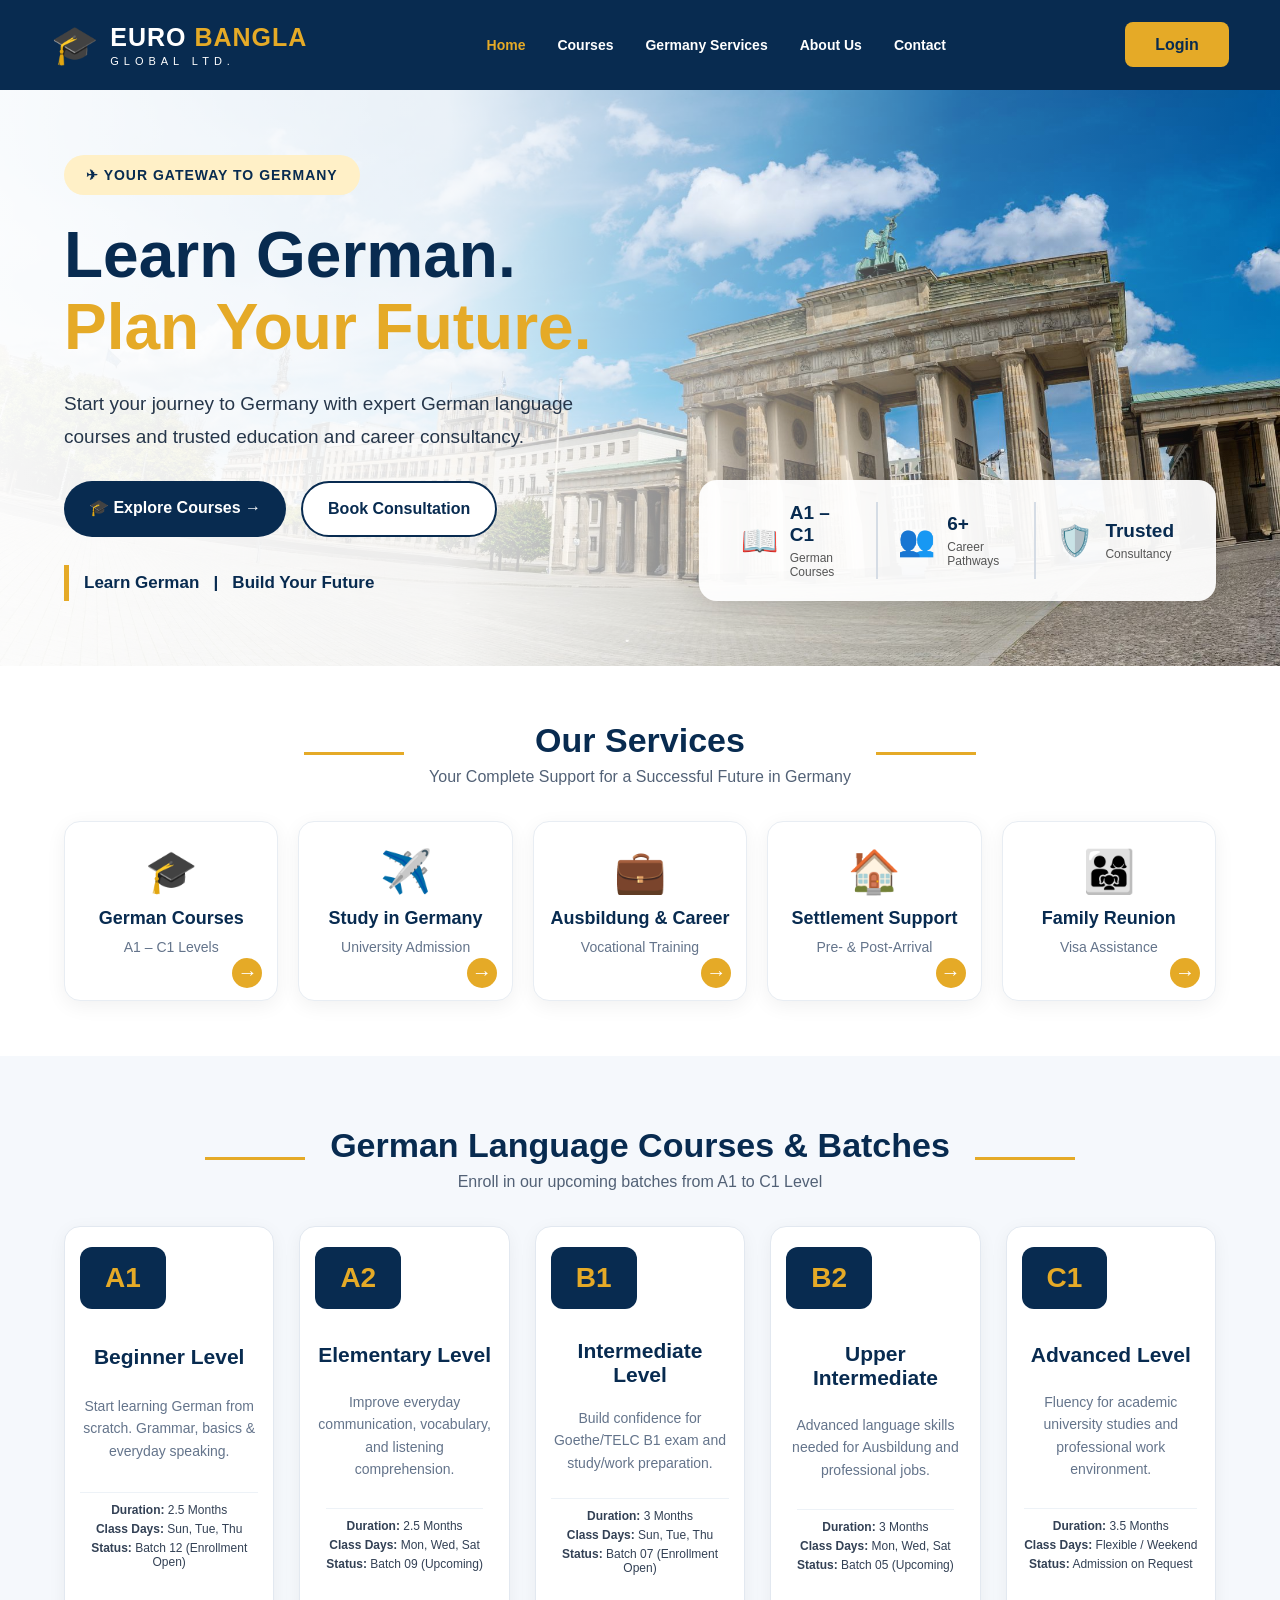
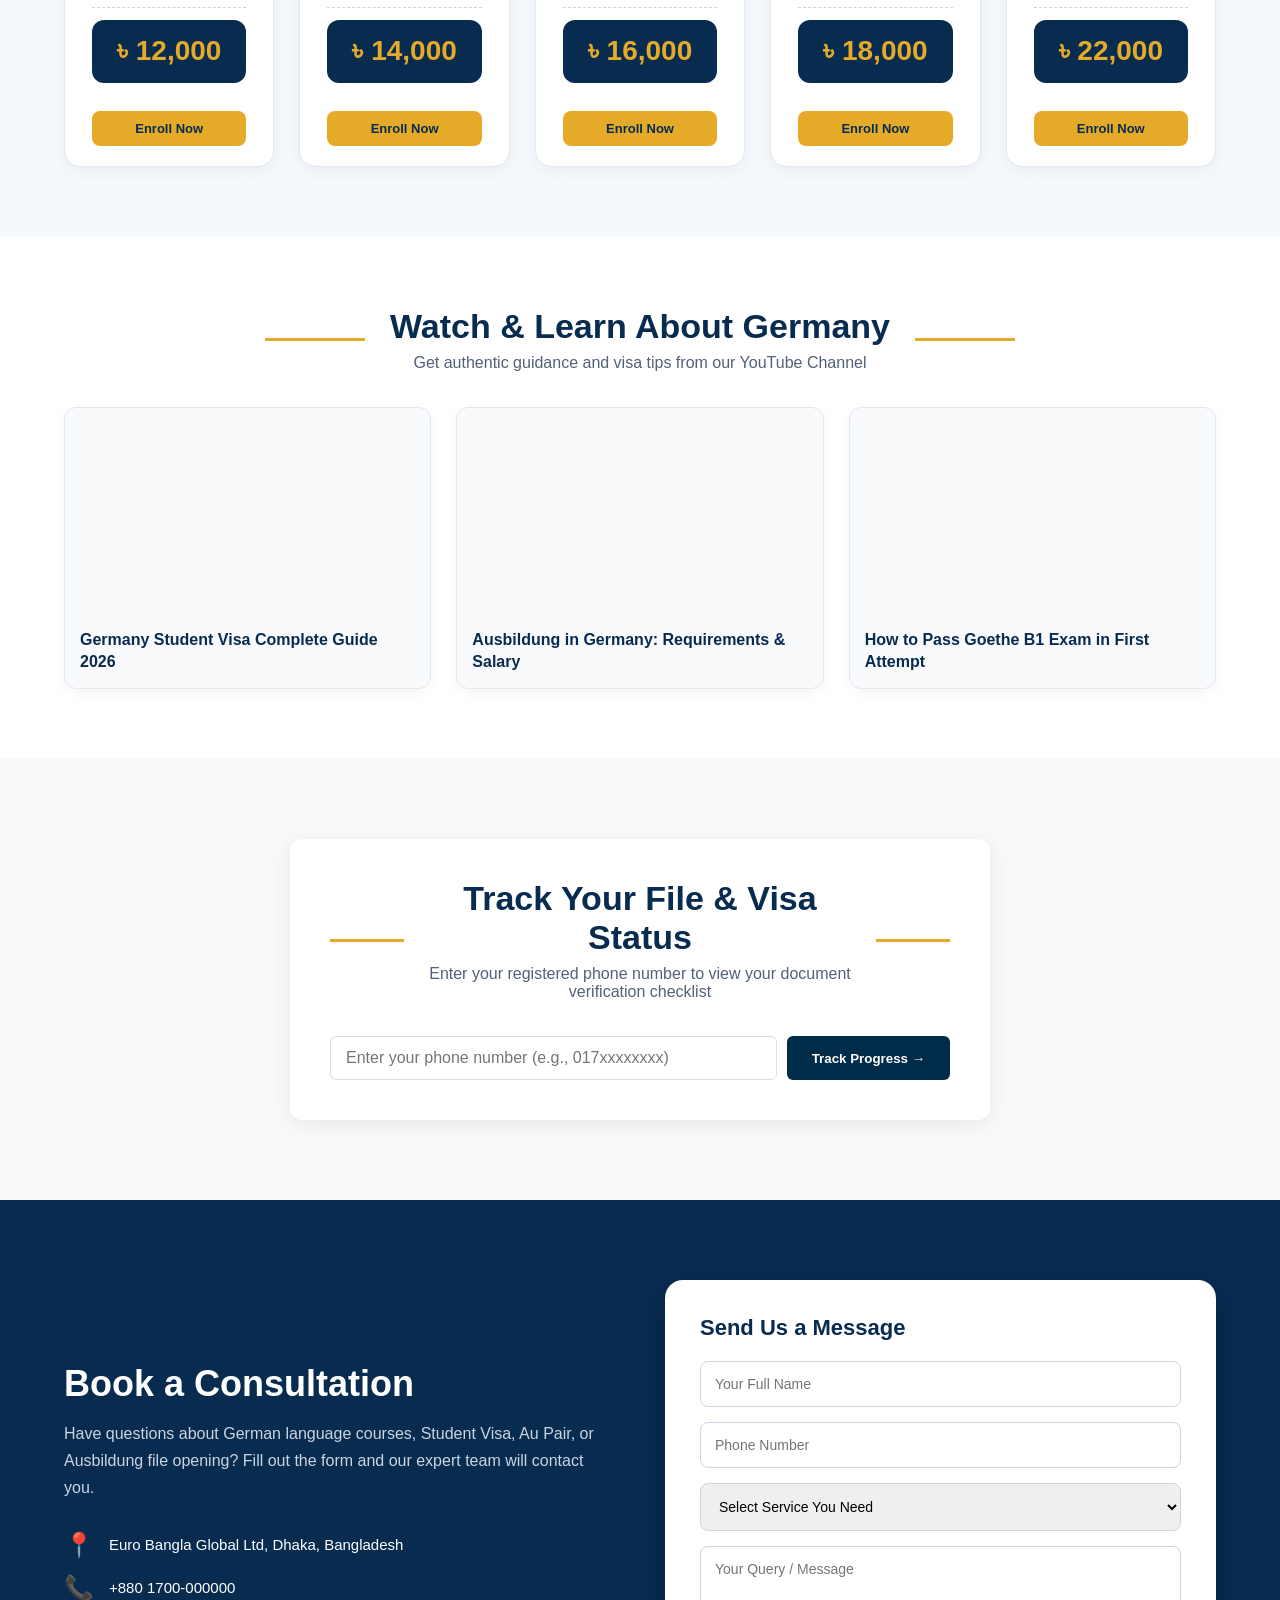
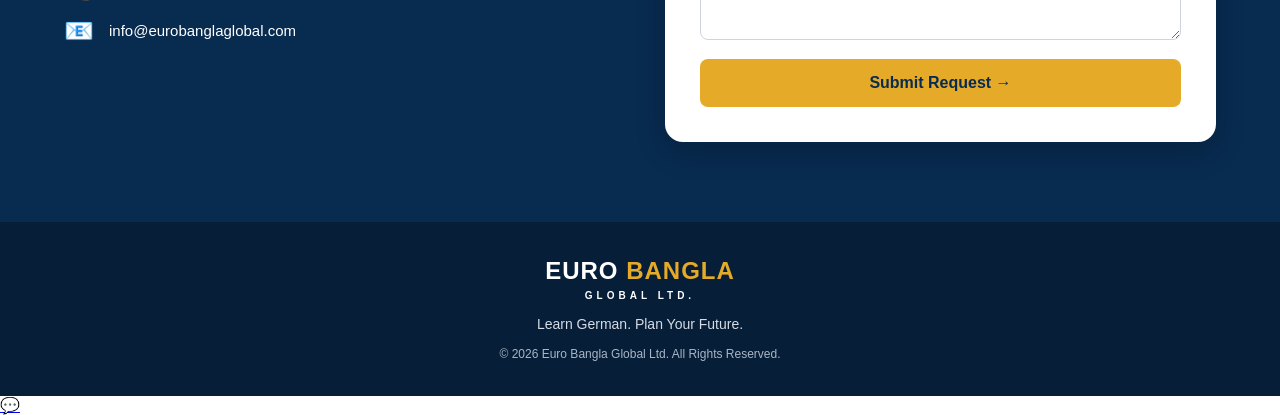
<file: Euro_Bangla_Global_Ltd/index.html>
<!DOCTYPE html>
<html lang="en">

<head>
    <meta charset="UTF-8">
    <meta name="viewport" content="width=device-width, initial-scale=1.0">

    <title>Euro Bangla Global Ltd | Germany Education & Consultancy</title>

    <link rel="stylesheet" href="style.css">
</head>

<body>
<!-- ================= HEADER ================= -->

<header class="header">

    <div class="nav-container">

        <a href="index.html" class="logo">
            <div class="logo-icon">🎓</div>
            <div>
                <h2>EURO <span>BANGLA</span></h2>
                <p>GLOBAL LTD.</p>
            </div>
        </a>

        <!-- Navbar Menu -->
        <nav class="navbar" id="navbar">
            <a href="index.html" class="active">Home</a>
            <a href="#courses">Courses</a>
            <a href="services.html">Germany Services</a>
            <a href="#about">About Us</a>
            <a href="#contact">Contact</a>
        </nav>

        <div class="header-right">
            <!-- এখানে id="loginBtn" এবং আপনার আসল login-btn ক্লাস রাখা হয়েছে -->
            <a href="#" id="loginBtn" class="login-btn">Login</a>
            
            <!-- Mobile Menu Toggle Button -->
            <div class="menu-toggle" id="mobile-menu">
                <span></span>
                <span></span>
                <span></span>
            </div>
        </div>

    </div>

</header>

<!-- ================= HERO SECTION ================= -->
<main>

    <section class="hero">

        <div class="hero-overlay"></div>

        <div class="hero-container">

            <div class="hero-content">

                <span class="hero-tag">
                    ✈ YOUR GATEWAY TO GERMANY
                </span>

                <h1>
                    Learn German.
                    <span>Plan Your Future.</span>
                </h1>

                <p>
                    Start your journey to Germany with expert
                    German language courses and trusted
                    education and career consultancy.
                </p>

                <div class="hero-buttons">

                    <a href="#courses" class="primary-btn">
                        🎓 Explore Courses →
                    </a>

                    <a href="#contact" class="secondary-btn">
                        Book Consultation
                    </a>

                </div>

                <div class="hero-note">
                    <span></span>
                    Learn German &nbsp; | &nbsp; Build Your Future
                </div>

            </div>


            <!-- HERO HIGHLIGHTS -->
            <div class="hero-highlights">

                <div class="highlight-item">
                    <span class="highlight-icon">📖</span>
                    <div>
                        <strong>A1 – C1</strong>
                        <small>German Courses</small>
                    </div>
                </div>

                <div class="highlight-item">
                    <span class="highlight-icon">👥</span>
                    <div>
                        <strong>6+</strong>
                        <small>Career Pathways</small>
                    </div>
                </div>

                <div class="highlight-item">
                    <span class="highlight-icon">🛡️</span>
                    <div>
                        <strong>Trusted</strong>
                        <small>Consultancy</small>
                    </div>
                </div>

            </div>

        </div>

    </section>


    <!-- ================= SERVICES SECTION ================= -->
    <section class="services" id="services">

        <div class="section-heading">

            <div class="heading-line"></div>

            <div>
                <h2>Our Services</h2>
                <p>
                    Your Complete Support for a Successful Future in Germany
                </p>
            </div>

            <div class="heading-line"></div>

        </div>


        <div class="service-container">

            <a href="services.html#courses" class="service-card">
                <div class="service-icon">🎓</div>
                <h3>German Courses</h3>
                <p>A1 – C1 Levels</p>
                <span class="service-arrow">→</span>
            </a>

            <a href="services.html#student-study" class="service-card">
                <div class="service-icon">✈️</div>
                <h3>Study in Germany</h3>
                <p>University Admission</p>
                <span class="service-arrow">→</span>
            </a>

            <a href="services.html#ausbildung" class="service-card">
                <div class="service-icon">💼</div>
                <h3>Ausbildung & Career</h3>
                <p>Vocational Training</p>
                <span class="service-arrow">→</span>
            </a>

            <a href="services.html#settlement" class="service-card">
                <div class="service-icon">🏠</div>
                <h3>Settlement Support</h3>
                <p>Pre- & Post-Arrival</p>
                <span class="service-arrow">→</span>
            </a>

            <a href="services.html#family-reunion" class="service-card">
                <div class="service-icon">👨‍👩‍👧</div>
                <h3>Family Reunion</h3>
                <p>Visa Assistance</p>
                <span class="service-arrow">→</span>
            </a>

        </div>

    </section>
    
   <!-- ================= COURSES & BATCHES SECTION ================= -->
    <section class="courses" id="courses">

        <div class="section-heading">
            <div class="heading-line"></div>
            <div>
                <h2>German Language Courses & Batches</h2>
                <p>Enroll in our upcoming batches from A1 to C1 Level</p>
            </div>
            <div class="heading-line"></div>
        </div>

        <div class="course-container">

            <!-- A1 Level -->
            <div class="course-card">
                <span class="level-badge">A1</span>
                <h3>Beginner Level</h3>
                <p class="course-desc">Start learning German from scratch. Grammar, basics & everyday speaking.</p>
                <ul class="course-meta">
                    <li><strong>Duration:</strong> 2.5 Months</li>
                    <li><strong>Class Days:</strong> Sun, Tue, Thu</li>
                    <li><strong>Status:</strong> Batch 12 (Enrollment Open)</li>
                </ul>
                <div class="course-footer">
                    <span class="price">৳ 12,000</span>
                    <a href="#contact" class="enroll-btn">Enroll Now</a>
                </div>
            </div>

            <!-- A2 Level -->
            <div class="course-card">
                <span class="level-badge">A2</span>
                <h3>Elementary Level</h3>
                <p class="course-desc">Improve everyday communication, vocabulary, and listening comprehension.</p>
                <ul class="course-meta">
                    <li><strong>Duration:</strong> 2.5 Months</li>
                    <li><strong>Class Days:</strong> Mon, Wed, Sat</li>
                    <li><strong>Status:</strong> Batch 09 (Upcoming)</li>
                </ul>
                <div class="course-footer">
                    <span class="price">৳ 14,000</span>
                    <a href="#contact" class="enroll-btn">Enroll Now</a>
                </div>
            </div>

            <!-- B1 Level -->
            <div class="course-card">
                <span class="level-badge">B1</span>
                <h3>Intermediate Level</h3>
                <p class="course-desc">Build confidence for Goethe/TELC B1 exam and study/work preparation.</p>
                <ul class="course-meta">
                    <li><strong>Duration:</strong> 3 Months</li>
                    <li><strong>Class Days:</strong> Sun, Tue, Thu</li>
                    <li><strong>Status:</strong> Batch 07 (Enrollment Open)</li>
                </ul>
                <div class="course-footer">
                    <span class="price">৳ 16,000</span>
                    <a href="#contact" class="enroll-btn">Enroll Now</a>
                </div>
            </div>

            <!-- B2 Level -->
            <div class="course-card">
                <span class="level-badge">B2</span>
                <h3>Upper Intermediate</h3>
                <p class="course-desc">Advanced language skills needed for Ausbildung and professional jobs.</p>
                <ul class="course-meta">
                    <li><strong>Duration:</strong> 3 Months</li>
                    <li><strong>Class Days:</strong> Mon, Wed, Sat</li>
                    <li><strong>Status:</strong> Batch 05 (Upcoming)</li>
                </ul>
                <div class="course-footer">
                    <span class="price">৳ 18,000</span>
                    <a href="#contact" class="enroll-btn">Enroll Now</a>
                </div>
            </div>

            <!-- C1 Level -->
            <div class="course-card">
                <span class="level-badge">C1</span>
                <h3>Advanced Level</h3>
                <p class="course-desc">Fluency for academic university studies and professional work environment.</p>
                <ul class="course-meta">
                    <li><strong>Duration:</strong> 3.5 Months</li>
                    <li><strong>Class Days:</strong> Flexible / Weekend</li>
                    <li><strong>Status:</strong> Admission on Request</li>
                </ul>
                <div class="course-footer">
                    <span class="price">৳ 22,000</span>
                    <a href="#contact" class="enroll-btn">Enroll Now</a>
                </div>
            </div>

        </div>

    </section>

    <!-- ================= YOUTUBE VIDEOS SECTION ================= -->
    <section class="youtube-section" id="media">

        <div class="section-heading">
            <div class="heading-line"></div>
            <div>
                <h2>Watch & Learn About Germany</h2>
                <p>Get authentic guidance and visa tips from our YouTube Channel</p>
            </div>
            <div class="heading-line"></div>
        </div>

        <div class="video-container">

            <!-- Video 1 -->
            <div class="video-card">
                <div class="video-wrapper">
                    <iframe src="https://www.youtube.com/embed/dQw4w9WgXcQ" title="Germany Student Visa Guidelines" frameborder="0" allowfullscreen></iframe>
                </div>
                <h3>Germany Student Visa Complete Guide 2026</h3>
            </div>

            <!-- Video 2 -->
            <div class="video-card">
                <div class="video-wrapper">
                    <iframe src="https://www.youtube.com/embed/dQw4w9WgXcQ" title="Ausbildung vs University" frameborder="0" allowfullscreen></iframe>
                </div>
                <h3>Ausbildung in Germany: Requirements & Salary</h3>
            </div>

            <!-- Video 3 -->
            <div class="video-card">
                <div class="video-wrapper">
                    <iframe src="https://www.youtube.com/embed/dQw4w9WgXcQ" title="German Language Roadmap" frameborder="0" allowfullscreen></iframe>
                </div>
                <h3>How to Pass Goethe B1 Exam in First Attempt</h3>
            </div>

        </div>

    </section>

    <!-- ================= APPLICANT DOCUMENT TRACKER ================= -->
    <section class="tracker-section" id="tracker">
        <div class="tracker-container">
            <div class="section-heading">
                <div class="heading-line"></div>
                <div>
                    <h2>Track Your File & Visa Status</h2>
                    <p>Enter your registered phone number to view your document verification checklist</p>
                </div>
                <div class="heading-line"></div>
            </div>

            <div class="tracker-box">
                <form id="trackerForm">
                    <input type="tel" id="trackPhone" placeholder="Enter your phone number (e.g., 017xxxxxxxx)" required>
                    <button type="submit" id="trackBtn">Track Progress →</button>
                </form>
                
                <div id="trackerResult" class="tracker-result" style="display: none;">
                    <div class="applicant-info" style="margin-bottom: 15px;">
                        <h3>Applicant Name: <span id="resName"></span></h3>
                        <p>Service Category: <strong id="resService"></strong></p>
                    </div>
                    
                    <hr style="border: 0; border-top: 1px solid #ddd; margin: 15px 0;">
                    <h4 style="margin-bottom: 10px; color: #002b49;">Document Verification Checklist</h4>
                    
                    <div id="docListContainer" class="doc-checklist">
                        <!-- জাভাস্ক্রিপ্ট থেকে এখানে সব পেপারের লিস্ট চলে আসবে -->
                    </div>
                </div>
            </div>
        </div>
    </section>

    <!-- ================= CONTACT & CONSULTATION FORM ================= -->
    <section class="contact-section" id="contact">

        <div class="contact-container">

            <div class="contact-info">
                <h2>Book a Consultation</h2>
                <p>Have questions about German language courses, Student Visa, Au Pair, or Ausbildung file opening? Fill out the form and our expert team will contact you.</p>
                
                <div class="info-item">
                    <span>📍</span>
                    <p>Euro Bangla Global Ltd, Dhaka, Bangladesh</p>
                </div>
                <div class="info-item">
                    <span>📞</span>
                    <p>+880 1700-000000</p>
                </div>
                <div class="info-item">
                    <span>📧</span>
                    <p>info@eurobanglaglobal.com</p>
                </div>
            </div>

            <form class="consultation-form" action="#" method="POST">
                <h3>Send Us a Message</h3>

                <div class="input-group">
                    <input type="text" placeholder="Your Full Name" required>
                </div>

                <div class="input-group">
                    <input type="tel" placeholder="Phone Number" required>
                </div>

                <div class="input-group">
                    <select required>
                        <option value="" disabled selected>Select Service You Need</option>
                        <option value="German Course A1-C1">German Language Course (A1-C1)</option>
                        <option value="Student Visa File">Student Visa File Opening</option>
                        <option value="Ausbildung Visa">Ausbildung Visa Assistance</option>
                        <option value="Au Pair Visa">Au Pair Visa Assistance</option>
                        <option value="Family Reunion">Family Reunion Visa File</option>
                        <option value="General Consultation">General Information</option>
                    </select>
                </div>

                <div class="input-group">
                    <textarea name="message" rows="4" placeholder="Your Query / Message"></textarea>
                </div>

                <button type="submit" class="submit-btn" id="submitBtn">Submit Request →</button>
            </form>
        </div>

    </section>

</main>

<!-- ================= FOOTER ================= -->
<footer class="footer">

    <div class="footer-logo">
        EURO <span>BANGLA</span>
        <small>GLOBAL LTD.</small>
    </div>

    <p>
        Learn German. Plan Your Future.
    </p>

    <p class="copyright">
        © 2026 Euro Bangla Global Ltd. All Rights Reserved.
    </p>

</footer>

<!-- ================= WHATSAPP FLOATING BUTTON ================= -->
<a href="https://wa.me/49XXXXXXXXX?text=Hello%20Euro%20Bangla%20Global%20Ltd,%20I%20want%20to%20know%20more%20about..." class="whatsapp-float" target="_blank" title="Chat on WhatsApp">
    <span class="whatsapp-icon">💬</span>
</a>

<!-- ================= AUTH MODAL & DASHBOARDS ================= -->
<div id="authModal" class="modal-overlay" style="display: none;">
    <div class="modal-box">
        <span class="close-btn" id="closeAuthModal">&times;</span>
        
        <!-- Login Form -->
        <div id="loginSection">
            <h2>Portal Login</h2>
            <form id="portalLoginForm">
                <input type="tel" id="loginPhone" placeholder="Enter Registered Phone Number" required>
                <input type="password" id="loginPassword" placeholder="Enter Password" required>
                <button type="submit" id="loginSubmitBtn">Login →</button>
            </form>
            <p style="margin-top: 15px; text-align: center;">New Student/Applicant? <a href="#" id="showRegisterLink">Register Here</a></p>
        </div>

        <!-- Register Form -->
        <div id="registerSection" style="display: none;">
            <h2>Account Registration</h2>
            <form id="portalRegisterForm">
                <input type="text" id="regName" placeholder="Full Name" required>
                <input type="tel" id="regPhone" placeholder="Phone Number" required>
                <input type="email" id="regEmail" placeholder="Email Address" required>
                <input type="password" id="regPassword" placeholder="Create Password" required>
                <select id="regRole" required>
                    <option value="" disabled selected>Select User Type</option>
                    <option value="applicant">Applicant</option>
                    <option value="student">Student</option>
                </select>
                <button type="submit" id="regSubmitBtn">Register Now →</button>
            </form>
            <p style="margin-top: 15px; text-align: center;">Already registered? <a href="#" id="showLoginLink">Login Here</a></p>
        </div>
    </div>
</div>

<!-- Student / Applicant Dashboard -->
<div id="studentDashboard" class="dashboard-box" style="display: none;">
    <h2>Welcome, <span id="dashStudentName"></span> (<span id="dashRoleTitle" style="color: #002b49; text-transform: uppercase;"></span>)</h2>
    <p>Phone: <strong id="dashStudentPhone"></strong> | Email: <strong id="dashStudentEmail"></strong></p>
    <button id="logoutBtn" class="logout-btn">Logout</button>
    <hr style="margin: 20px 0;">
    <h3>Your Document Checklist</h3>
    <div id="uploadChecklist"></div>
</div>

<!-- Employee Dashboard -->
<div id="employeeDashboard" class="dashboard-box" style="display: none;">
    <h2>Employee Control Panel</h2>
    <p>Welcome, <span id="empName"></span>. Authorized Employee Access.</p>
    <button id="empLogoutBtn" class="logout-btn">Logout</button>
    <hr style="margin: 20px 0;">
    <h3>Manage Applications & Documents</h3>
    <p>Here you can review and verify files for students and applicants.</p>
</div>

<script src="script.js"></script>
</body>
</html>
</file>
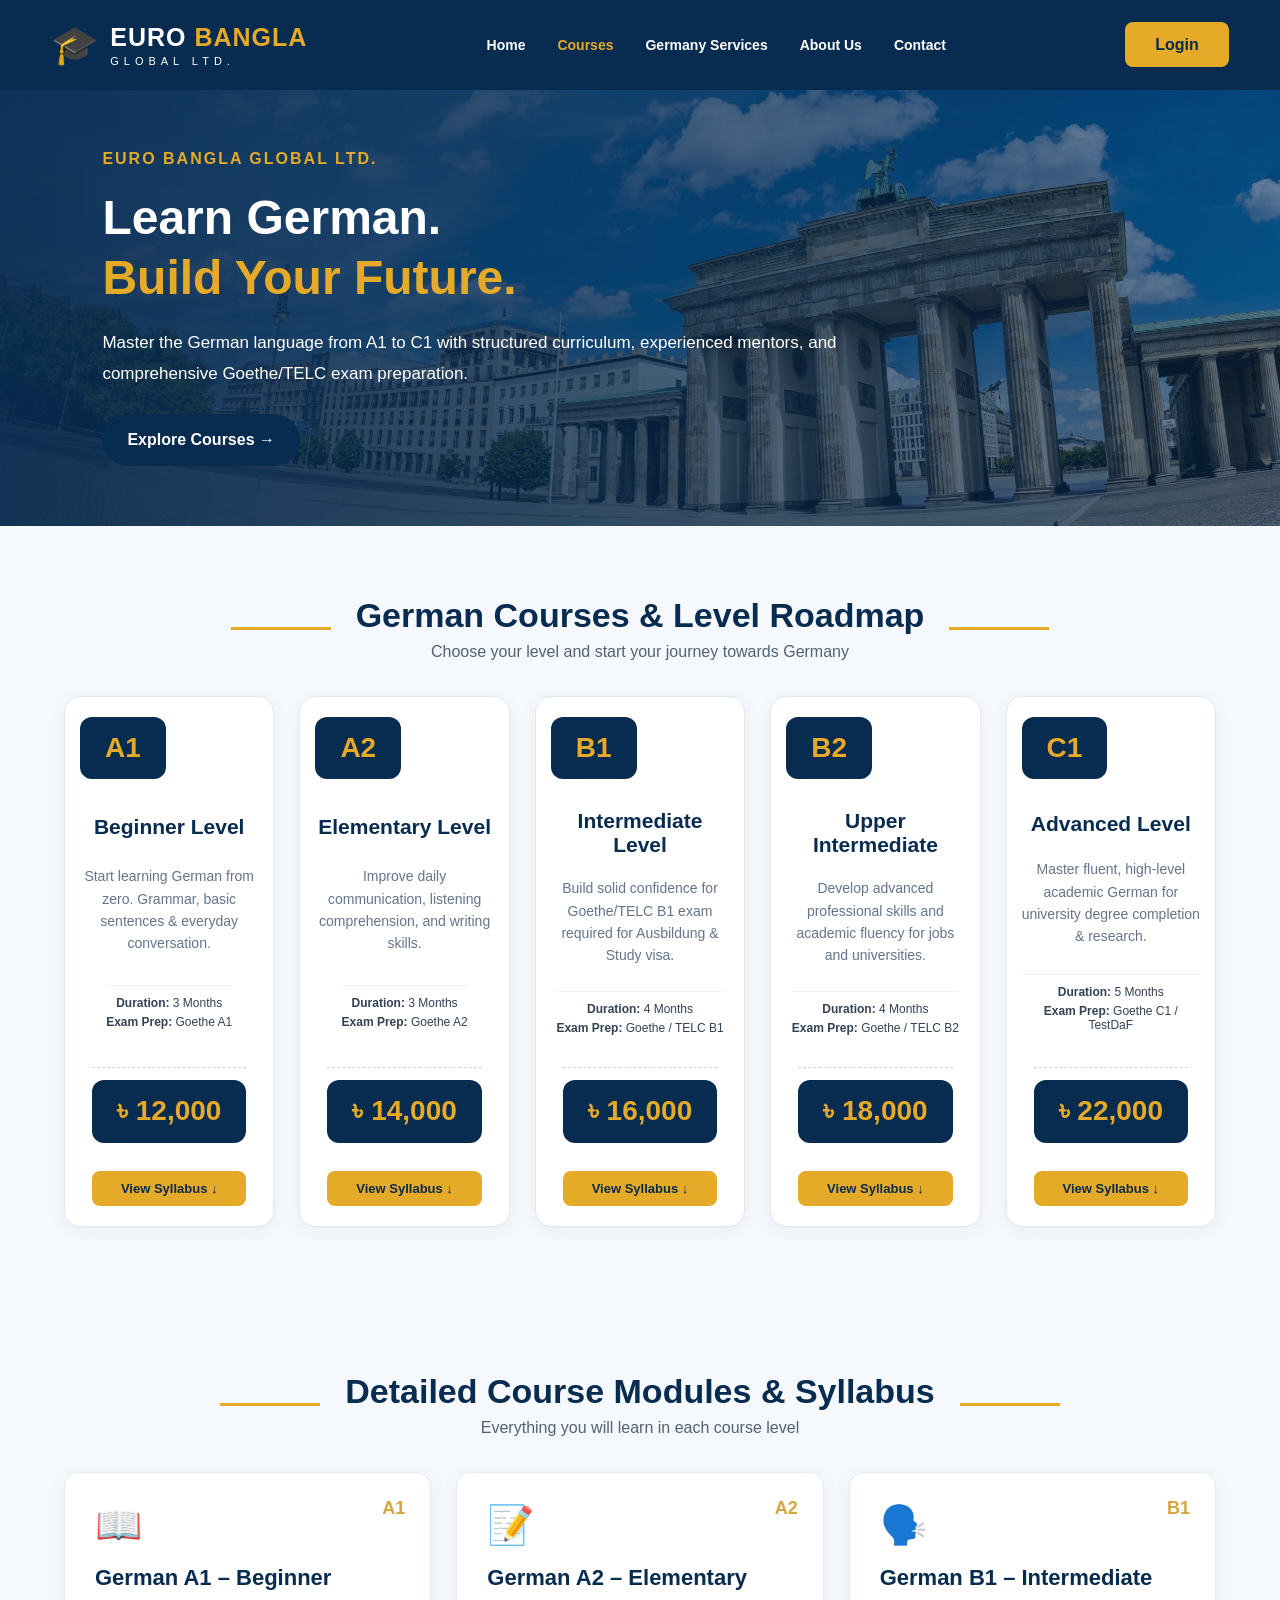
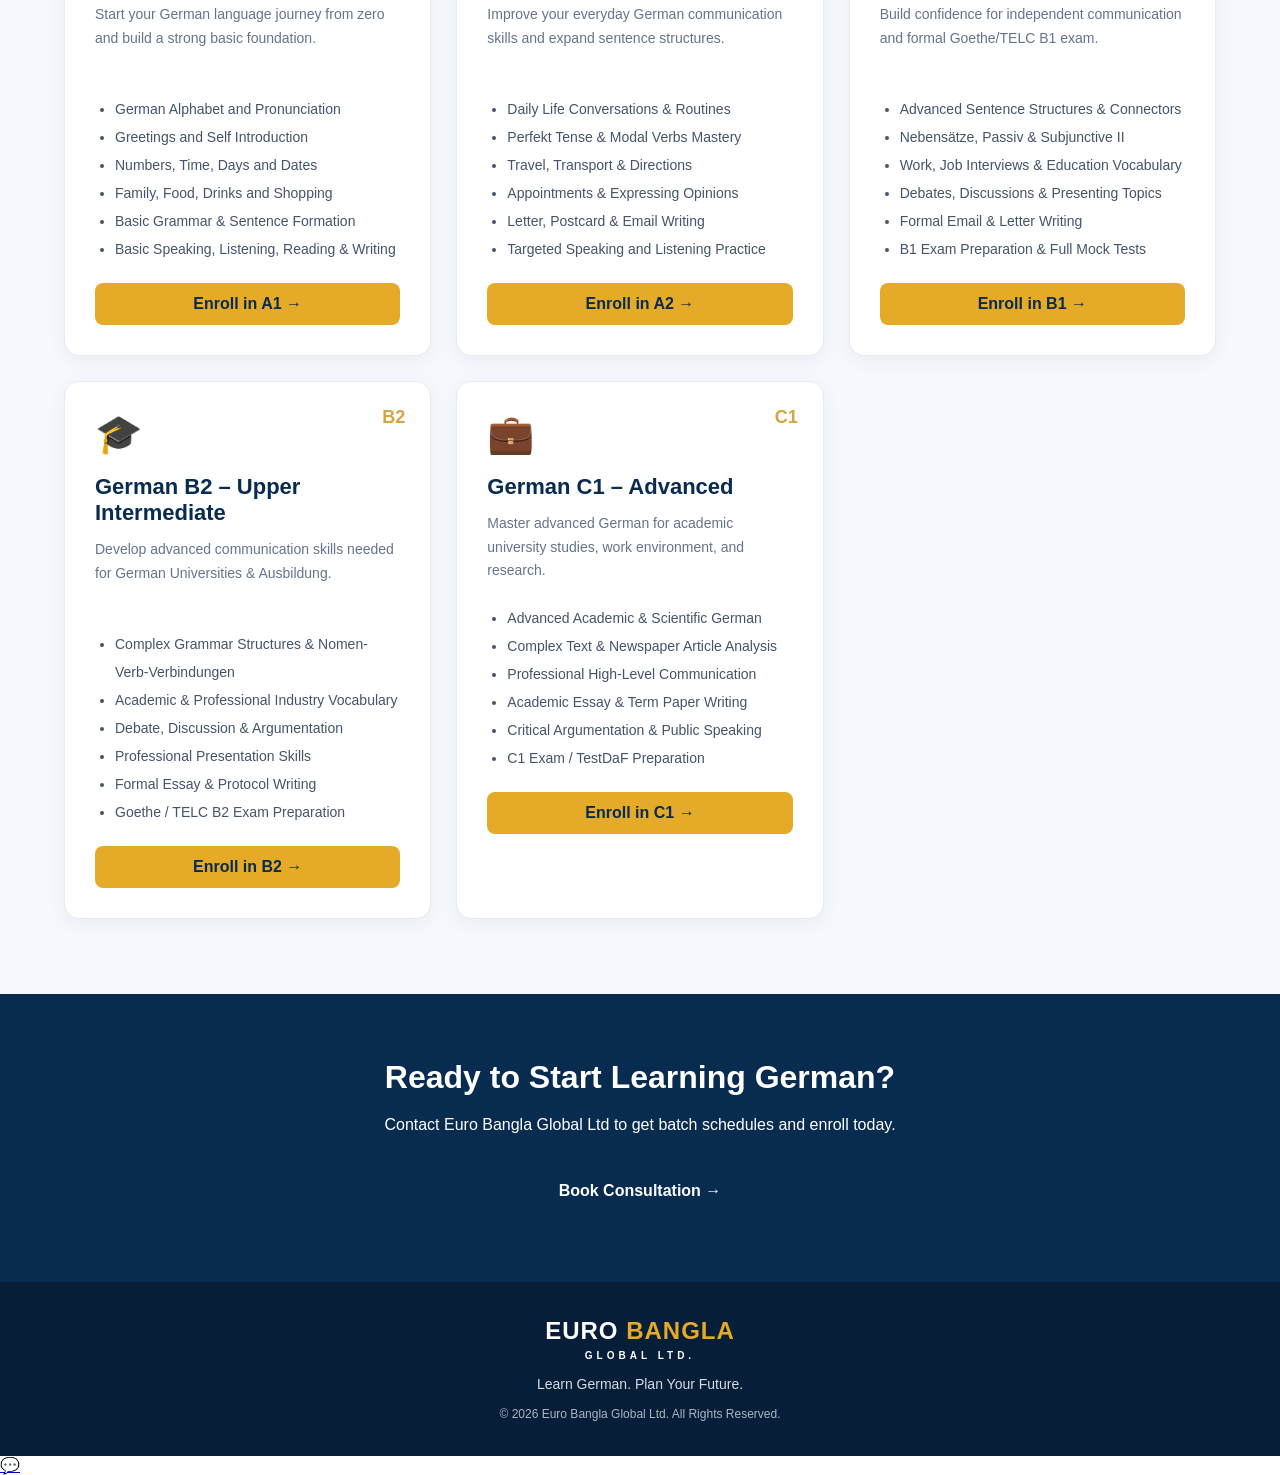
<file: Euro_Bangla_Global_Ltd/course.html>
<!DOCTYPE html>
<html lang="en">

<head>
    <meta charset="UTF-8">
    <meta name="viewport" content="width=device-width, initial-scale=1.0">
    <meta name="description" content="Learn German from A1 to C1 with Euro Bangla Global Ltd. Explore German language courses, batches and enrollment information.">
    
    <title>German Language Courses | Euro Bangla Global Ltd.</title>

    <link rel="stylesheet" href="style.css">
</head>


<body>

    <!-- ================= HEADER ================= -->
    <header class="header">
        <div class="nav-container">

            <a href="index.html" class="logo">
                <div class="logo-icon">🎓</div>
                <div>
                    <h2>EURO <span>BANGLA</span></h2>
                    <p>GLOBAL LTD.</p>
                </div>
            </a>

            <nav class="navbar" id="navbar">
                <a href="index.html">Home</a>
                <a href="courses.html" class="active">Courses</a>
                <a href="services.html">Germany Services</a>
                <a href="index.html#about">About Us</a>
                <a href="index.html#contact">Contact</a>
            </nav>

            <div class="header-right">
                <a href="#" class="login-btn">Login</a>
                <div class="menu-toggle" id="mobile-menu">
                    <span></span>
                    <span></span>
                    <span></span>
                </div>
            </div>

        </div>
    </header>


    <!-- ================= COURSE HERO ================= -->
    <section class="service-hero">
        <div class="service-hero-content">
            <span>EURO BANGLA GLOBAL LTD.</span>
            <h1>
                Learn German.
                <strong>Build Your Future.</strong>
            </h1>
            <p>
                Master the German language from A1 to C1 with structured curriculum, 
                experienced mentors, and comprehensive Goethe/TELC exam preparation.
            </p>
            <a href="#courses-overview" class="primary-btn">
                Explore Courses →
            </a>
        </div>
    </section>


    <!-- ================= COURSES OVERVIEW CARDS ================= -->
    <section class="courses" id="courses-overview">

        <div class="section-heading">
            <div class="heading-line"></div>
            <div>
                <h2>German Courses & Level Roadmap</h2>
                <p>Choose your level and start your journey towards Germany</p>
            </div>
            <div class="heading-line"></div>
        </div>

        <div class="course-container">

            <!-- A1 COURSE -->
            <div class="course-card">
                <span class="level-badge">A1</span>
                <h3>Beginner Level</h3>
                <p class="course-desc">Start learning German from zero. Grammar, basic sentences & everyday conversation.</p>
                <ul class="course-meta">
                    <li><strong>Duration:</strong> 3 Months</li>
                    <li><strong>Exam Prep:</strong> Goethe A1</li>
                </ul>
                <div class="course-footer">
                    <span class="price">৳ 12,000</span>
                    <a href="#a1-details" class="enroll-btn">View Syllabus ↓</a>
                </div>
            </div>

            <!-- A2 COURSE -->
            <div class="course-card">
                <span class="level-badge">A2</span>
                <h3>Elementary Level</h3>
                <p class="course-desc">Improve daily communication, listening comprehension, and writing skills.</p>
                <ul class="course-meta">
                    <li><strong>Duration:</strong> 3 Months</li>
                    <li><strong>Exam Prep:</strong> Goethe A2</li>
                </ul>
                <div class="course-footer">
                    <span class="price">৳ 14,000</span>
                    <a href="#a2-details" class="enroll-btn">View Syllabus ↓</a>
                </div>
            </div>

            <!-- B1 COURSE -->
            <div class="course-card">
                <span class="level-badge">B1</span>
                <h3>Intermediate Level</h3>
                <p class="course-desc">Build solid confidence for Goethe/TELC B1 exam required for Ausbildung & Study visa.</p>
                <ul class="course-meta">
                    <li><strong>Duration:</strong> 4 Months</li>
                    <li><strong>Exam Prep:</strong> Goethe / TELC B1</li>
                </ul>
                <div class="course-footer">
                    <span class="price">৳ 16,000</span>
                    <a href="#b1-details" class="enroll-btn">View Syllabus ↓</a>
                </div>
            </div>

            <!-- B2 COURSE -->
            <div class="course-card">
                <span class="level-badge">B2</span>
                <h3>Upper Intermediate</h3>
                <p class="course-desc">Develop advanced professional skills and academic fluency for jobs and universities.</p>
                <ul class="course-meta">
                    <li><strong>Duration:</strong> 4 Months</li>
                    <li><strong>Exam Prep:</strong> Goethe / TELC B2</li>
                </ul>
                <div class="course-footer">
                    <span class="price">৳ 18,000</span>
                    <a href="#b2-details" class="enroll-btn">View Syllabus ↓</a>
                </div>
            </div>

            <!-- C1 COURSE -->
            <div class="course-card">
                <span class="level-badge">C1</span>
                <h3>Advanced Level</h3>
                <p class="course-desc">Master fluent, high-level academic German for university degree completion & research.</p>
                <ul class="course-meta">
                    <li><strong>Duration:</strong> 5 Months</li>
                    <li><strong>Exam Prep:</strong> Goethe C1 / TestDaF</li>
                </ul>
                <div class="course-footer">
                    <span class="price">৳ 22,000</span>
                    <a href="#c1-details" class="enroll-btn">View Syllabus ↓</a>
                </div>
            </div>

        </div>

    </section>


   <!-- ================= DETAILED SYLLABUS SECTION ================= -->
    <section class="all-services" id="course-details">

        <div class="section-heading">
            <div class="heading-line"></div>
            <div>
                <h2>Detailed Course Modules & Syllabus</h2>
                <p>Everything you will learn in each course level</p>
            </div>
            <div class="heading-line"></div>
        </div>

        <div class="service-page-grid">

            <!-- A1 DETAILS -->
            <article class="service-detail-card" id="a1-details">
                <span class="service-number">A1</span>
                <div class="detail-icon">📖</div>
                <h3>German A1 – Beginner</h3>
                <p>Start your German language journey from zero and build a strong basic foundation.</p>
                <ul>
                    <li>German Alphabet and Pronunciation</li>
                    <li>Greetings and Self Introduction</li>
                    <li>Numbers, Time, Days and Dates</li>
                    <li>Family, Food, Drinks and Shopping</li>
                    <li>Basic Grammar & Sentence Formation</li>
                    <li>Basic Speaking, Listening, Reading & Writing</li>
                </ul>
                <a href="index.html#contact" class="detail-enroll-btn">Enroll in A1 →</a>
            </article>

            <!-- A2 DETAILS -->
            <article class="service-detail-card" id="a2-details">
                <span class="service-number">A2</span>
                <div class="detail-icon">📝</div>
                <h3>German A2 – Elementary</h3>
                <p>Improve your everyday German communication skills and expand sentence structures.</p>
                <ul>
                    <li>Daily Life Conversations & Routines</li>
                    <li>Perfekt Tense & Modal Verbs Mastery</li>
                    <li>Travel, Transport & Directions</li>
                    <li>Appointments & Expressing Opinions</li>
                    <li>Letter, Postcard & Email Writing</li>
                    <li>Targeted Speaking and Listening Practice</li>
                </ul>
                <a href="index.html#contact" class="detail-enroll-btn">Enroll in A2 →</a>
            </article>

            <!-- B1 DETAILS -->
            <article class="service-detail-card" id="b1-details">
                <span class="service-number">B1</span>
                <div class="detail-icon">🗣️</div>
                <h3>German B1 – Intermediate</h3>
                <p>Build confidence for independent communication and formal Goethe/TELC B1 exam.</p>
                <ul>
                    <li>Advanced Sentence Structures & Connectors</li>
                    <li>Nebensätze, Passiv & Subjunctive II</li>
                    <li>Work, Job Interviews & Education Vocabulary</li>
                    <li>Debates, Discussions & Presenting Topics</li>
                    <li>Formal Email & Letter Writing</li>
                    <li>B1 Exam Preparation & Full Mock Tests</li>
                </ul>
                <a href="index.html#contact" class="detail-enroll-btn">Enroll in B1 →</a>
            </article>

            <!-- B2 DETAILS -->
            <article class="service-detail-card" id="b2-details">
                <span class="service-number">B2</span>
                <div class="detail-icon">🎓</div>
                <h3>German B2 – Upper Intermediate</h3>
                <p>Develop advanced communication skills needed for German Universities & Ausbildung.</p>
                <ul>
                    <li>Complex Grammar Structures & Nomen-Verb-Verbindungen</li>
                    <li>Academic & Professional Industry Vocabulary</li>
                    <li>Debate, Discussion & Argumentation</li>
                    <li>Professional Presentation Skills</li>
                    <li>Formal Essay & Protocol Writing</li>
                    <li>Goethe / TELC B2 Exam Preparation</li>
                </ul>
                <a href="index.html#contact" class="detail-enroll-btn">Enroll in B2 →</a>
            </article>

            <!-- C1 DETAILS -->
            <article class="service-detail-card" id="c1-details">
                <span class="service-number">C1</span>
                <div class="detail-icon">💼</div>
                <h3>German C1 – Advanced</h3>
                <p>Master advanced German for academic university studies, work environment, and research.</p>
                <ul>
                    <li>Advanced Academic & Scientific German</li>
                    <li>Complex Text & Newspaper Article Analysis</li>
                    <li>Professional High-Level Communication</li>
                    <li>Academic Essay & Term Paper Writing</li>
                    <li>Critical Argumentation & Public Speaking</li>
                    <li>C1 Exam / TestDaF Preparation</li>
                </ul>
                <a href="index.html#contact" class="detail-enroll-btn">Enroll in C1 →</a>
            </article>

        </div>

    </section>


    <!-- ================= CTA SECTION ================= -->
    <section class="service-contact">
        <h2>Ready to Start Learning German?</h2>
        <p>Contact Euro Bangla Global Ltd to get batch schedules and enroll today.</p>
        <a href="index.html#contact" class="primary-btn">
            Book Consultation →
        </a>
    </section>


    <!-- ================= FOOTER ================= -->
    <footer class="footer">
        <div class="footer-logo">
            EURO <span>BANGLA</span>
            <small>GLOBAL LTD.</small>
        </div>
        <p>Learn German. Plan Your Future.</p>
        <p class="copyright">
            © 2026 Euro Bangla Global Ltd. All Rights Reserved.
        </p>
    </footer>

    <!-- WHATSAPP FLOATING BUTTON -->
    <a href="https://wa.me/49XXXXXXXXX?text=Hello%20Euro%20Bangla%20Global%20Ltd,%20I%20want%20to%20know%20more%20about%20German%20courses" class="whatsapp-float" target="_blank" title="Chat on WhatsApp">
        <span class="whatsapp-icon">💬</span>
    </a>

    <!-- SCRIPT LINK -->
     
    <script src="script.js"></script>
</body>
</html>
</file>
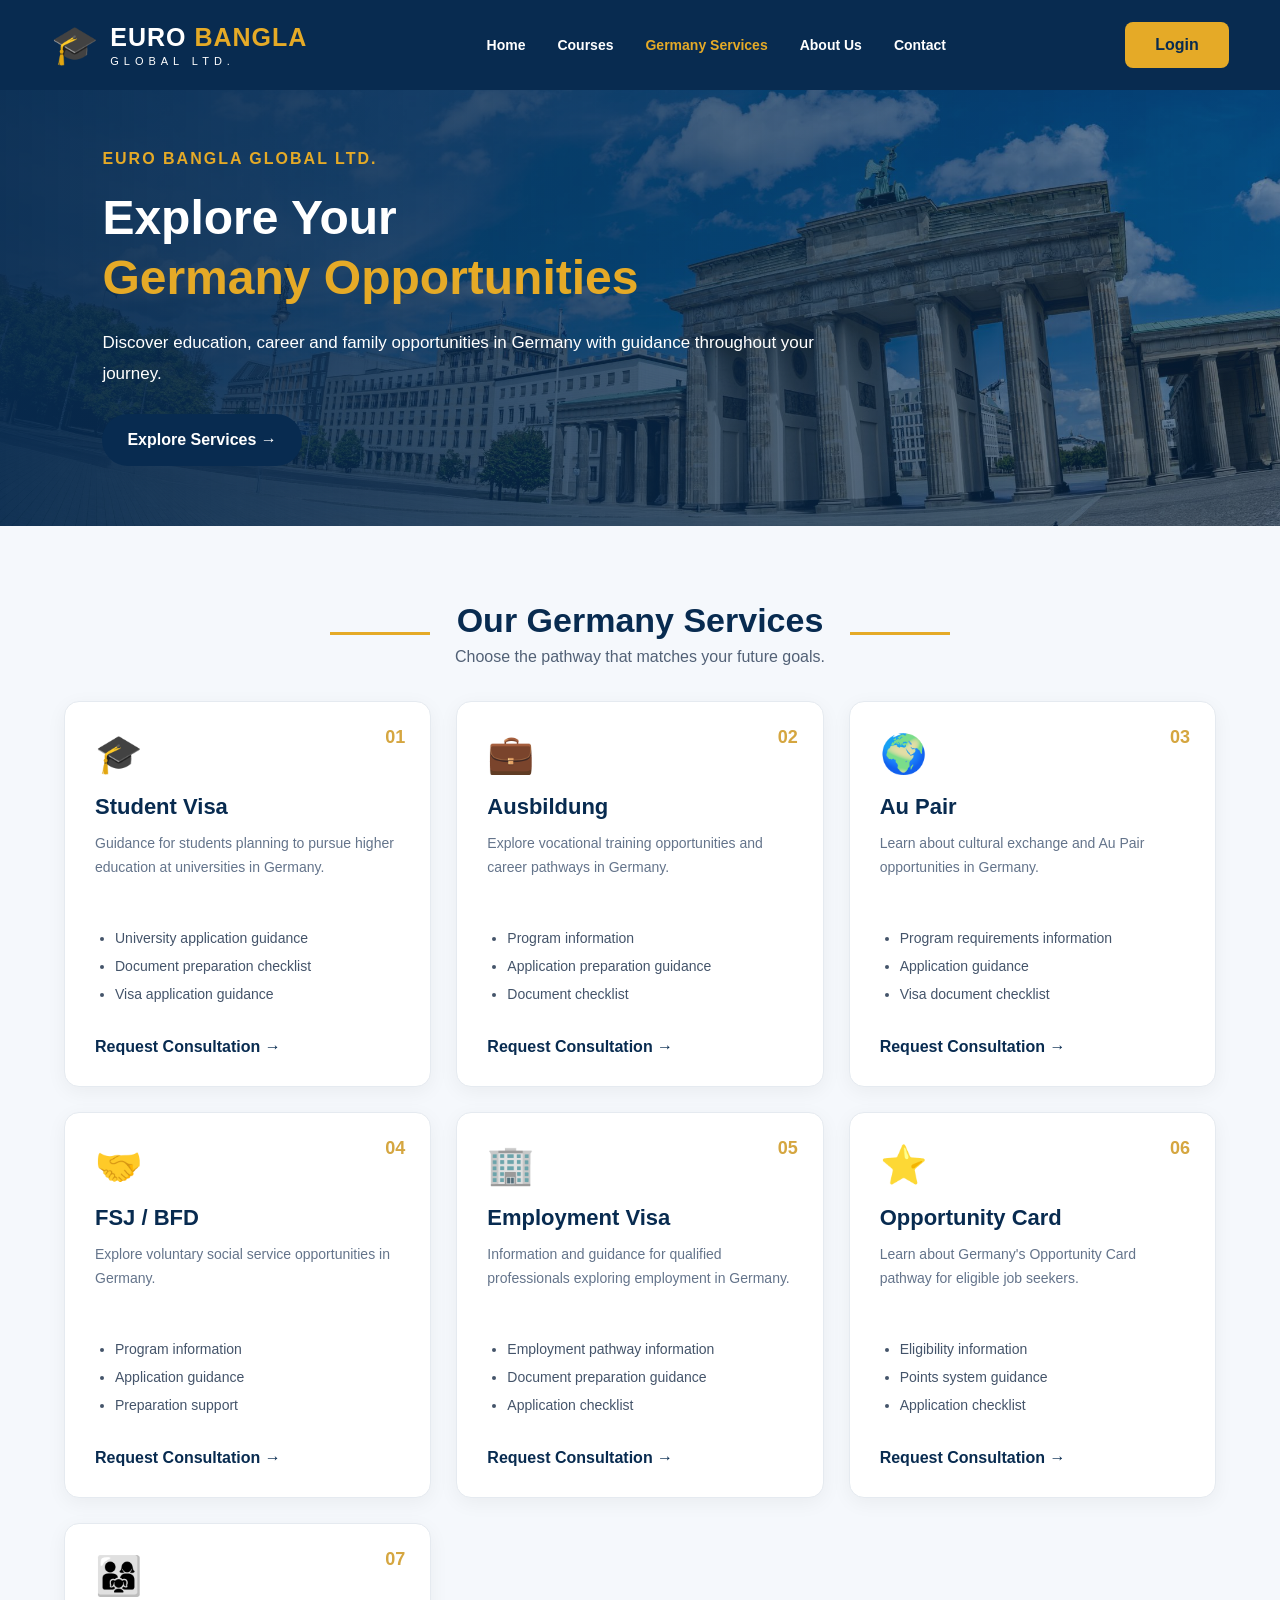
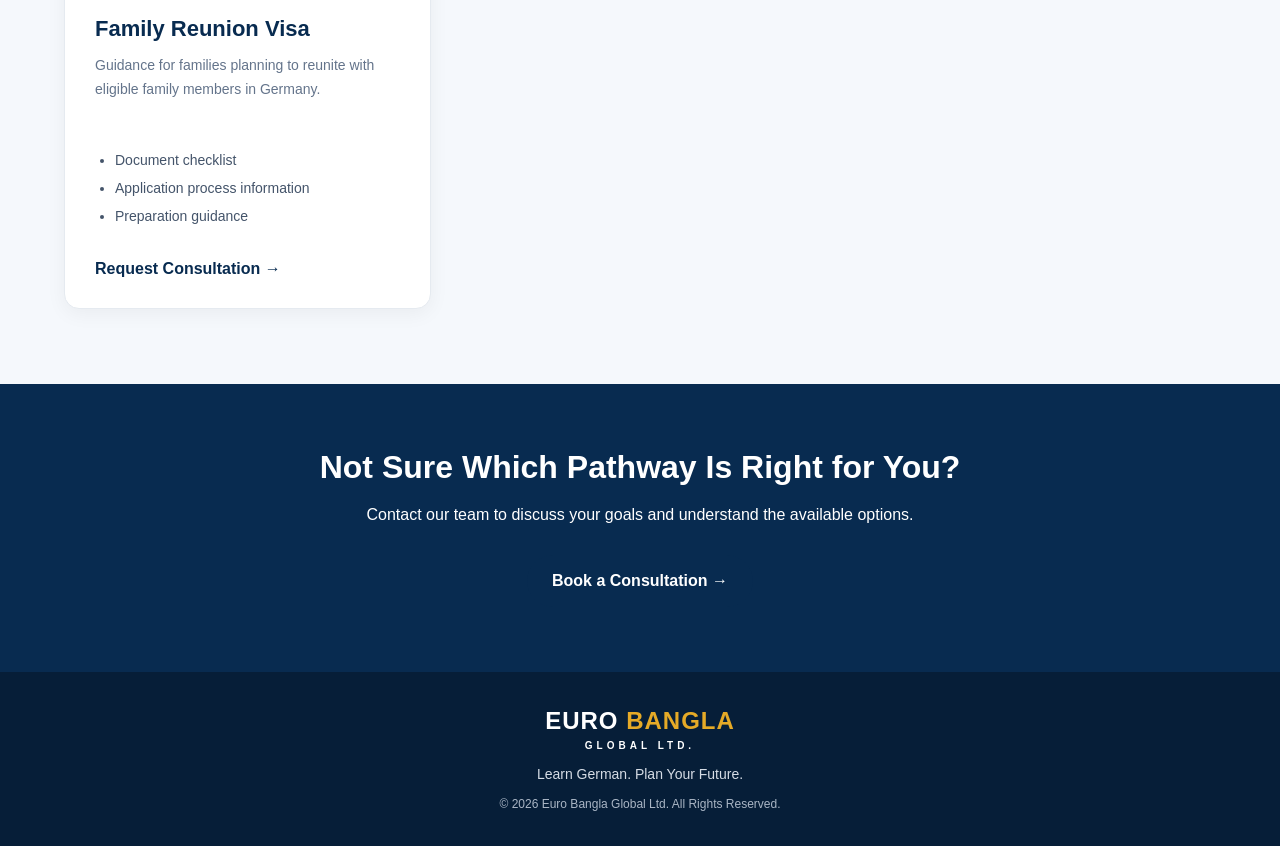
<file: Euro_Bangla_Global_Ltd/services.html>
<!DOCTYPE html>
<html lang="en">

<head>
    <meta charset="UTF-8">
    <meta name="viewport" content="width=device-width, initial-scale=1.0">

    <title>Germany Services | Euro Bangla Global Ltd</title>

<link rel="stylesheet" href="style.css"></head>




<body>

    <!-- HEADER -->
    <header class="header">

        <div class="nav-container">

            <a href="index.html" class="logo">
                <div class="logo-icon">🎓</div>
                <div>
                    <h2>EURO <span>BANGLA</span></h2>
                    <p>GLOBAL LTD.</p>
                </div>
            </a>

            <nav class="navbar">
                <a href="index.html">Home</a>
                <a href="index.html#courses">Courses</a>
                <a href="services.html" class="active">Germany Services</a>
                <a href="index.html#about">About Us</a>
                <a href="index.html#contact">Contact</a>
            </nav>

            <a href="#" class="login-btn">Login</a>

        </div>

    </header>


    <!-- PAGE HERO -->
    <section class="service-hero">

        <div class="service-hero-content">

            <span>EURO BANGLA GLOBAL LTD.</span>

            <h1>
                Explore Your
                <strong>Germany Opportunities</strong>
            </h1>

            <p>
                Discover education, career and family
                opportunities in Germany with guidance
                throughout your journey.
            </p>

            <a href="#all-services" class="primary-btn">
                Explore Services →
            </a>

        </div>

    </section>


    <!-- SERVICES -->
    <section class="all-services" id="all-services">

        <div class="section-heading">

            <div class="heading-line"></div>

            <div>
                <h2>Our Germany Services</h2>
                <p>Choose the pathway that matches your future goals.</p>
            </div>

            <div class="heading-line"></div>

        </div>


        <div class="service-page-grid">


            <!-- STUDENT VISA -->
            <article class="service-detail-card" id="student-study">

                <div class="detail-icon">🎓</div>

                <span class="service-number">01</span>

                <h3>Student Visa</h3>

                <p>
                    Guidance for students planning to pursue
                    higher education at universities in Germany.
                </p>

                <ul>
                    <li>University application guidance</li>
                    <li>Document preparation checklist</li>
                    <li>Visa application guidance</li>
                </ul>

                <a href="index.html#contact">Request Consultation →</a>

            </article>


            <!-- AUSBILDUNG -->
            <article class="service-detail-card" id="ausbildung">

                <div class="detail-icon">💼</div>

                <span class="service-number">02</span>

                <h3>Ausbildung</h3>

                <p>
                    Explore vocational training opportunities
                    and career pathways in Germany.
                </p>

                <ul>
                    <li>Program information</li>
                    <li>Application preparation guidance</li>
                    <li>Document checklist</li>
                </ul>

                <a href="index.html#contact">Request Consultation →</a>

            </article>


            <!-- AU PAIR -->
            <article class="service-detail-card" id="au-pair">

                <div class="detail-icon">🌍</div>

                <span class="service-number">03</span>

                <h3>Au Pair</h3>

                <p>
                    Learn about cultural exchange and
                    Au Pair opportunities in Germany.
                </p>

                <ul>
                    <li>Program requirements information</li>
                    <li>Application guidance</li>
                    <li>Visa document checklist</li>
                </ul>

                <a href="index.html#contact">Request Consultation →</a>

            </article>


            <!-- FSJ / BFD -->
            <article class="service-detail-card" id="fsj-bfd">

                <div class="detail-icon">🤝</div>

                <span class="service-number">04</span>

                <h3>FSJ / BFD</h3>

                <p>
                    Explore voluntary social service
                    opportunities in Germany.
                </p>

                <ul>
                    <li>Program information</li>
                    <li>Application guidance</li>
                    <li>Preparation support</li>
                </ul>

                <a href="index.html#contact">Request Consultation →</a>

            </article>


            <!-- EMPLOYMENT -->
            <article class="service-detail-card" id="employment">

                <div class="detail-icon">🏢</div>

                <span class="service-number">05</span>

                <h3>Employment Visa</h3>

                <p>
                    Information and guidance for qualified
                    professionals exploring employment in Germany.
                </p>

                <ul>
                    <li>Employment pathway information</li>
                    <li>Document preparation guidance</li>
                    <li>Application checklist</li>
                </ul>

                <a href="index.html#contact">Request Consultation →</a>

            </article>


            <!-- OPPORTUNITY CARD -->
            <article class="service-detail-card" id="opportunity-card">

                <div class="detail-icon">⭐</div>

                <span class="service-number">06</span>

                <h3>Opportunity Card</h3>

                <p>
                    Learn about Germany's Opportunity Card
                    pathway for eligible job seekers.
                </p>

                <ul>
                    <li>Eligibility information</li>
                    <li>Points system guidance</li>
                    <li>Application checklist</li>
                </ul>

                <a href="index.html#contact">Request Consultation →</a>

            </article>


            <!-- FAMILY REUNION -->
            <article class="service-detail-card" id="family-reunion">

                <div class="detail-icon">👨‍👩‍👧</div>

                <span class="service-number">07</span>

                <h3>Family Reunion Visa</h3>

                <p>
                    Guidance for families planning to reunite
                    with eligible family members in Germany.
                </p>

                <ul>
                    <li>Document checklist</li>
                    <li>Application process information</li>
                    <li>Preparation guidance</li>
                </ul>

                <a href="index.html#contact">Request Consultation →</a>

            </article>


        </div>

    </section>


    <!-- CALL TO ACTION -->
    <section class="service-contact">

        <h2>Not Sure Which Pathway Is Right for You?</h2>

        <p>
            Contact our team to discuss your goals
            and understand the available options.
        </p>

        <a href="index.html#contact" class="primary-btn">
            Book a Consultation →
        </a>

    </section>


    <!-- FOOTER -->
    <footer class="footer">

        <div class="footer-logo">
            EURO <span>BANGLA</span>
            <small>GLOBAL LTD.</small>
        </div>

        <p>Learn German. Plan Your Future.</p>

        <p class="copyright">
            © 2026 Euro Bangla Global Ltd. All Rights Reserved.
        </p>

    </footer>


    <script src="script.js"></script>

</body>
</html>
</file>
<file: Euro_Bangla_Global_Ltd/style.css>
/* =========================
   GLOBAL SETTINGS
========================= */

* {
    margin: 0;
    padding: 0;
    box-sizing: border-box;
}

html {
    scroll-behavior: smooth;
}

body {
    font-family: Arial, sans-serif;
    color: #26364A;
    background: #ffffff;
}

:root {
    --navy: #082B50;
    --gold: #E5AA27;
    --light: #F5F8FC;
    --white: #ffffff;
}


/* =========================
   HEADER
========================= */

.header {
    width: 100%;
    background: var(--navy);
    position: relative;
    z-index: 10;
}

.nav-container {
    width: 92%;
    max-width: 1400px;
    min-height: 90px;
    margin: auto;

    display: flex;
    align-items: center;
    justify-content: space-between;
    gap: 25px;
}

.logo {
    display: flex;
    align-items: center;
    gap: 12px;
    text-decoration: none;
}

.logo-icon {
    font-size: 38px;
}

.logo h2 {
    font-size: 25px;
    color: white;
    letter-spacing: 1px;
}

.logo h2 span {
    color: var(--gold);
}

.logo p {
    color: white;
    font-size: 11px;
    letter-spacing: 5px;
    margin-top: 3px;
}

.navbar {
    display: flex;
    align-items: center;
    gap: 32px;
}

.navbar a {
    color: white;
    font-size: 14px;
    font-weight: bold;
    text-decoration: none;
    transition: 0.3s;
}

.navbar a:hover,
.navbar a.active {
    color: var(--gold);
}

.login-btn {
    background: var(--gold);
    color: var(--navy);
    text-decoration: none;
    font-weight: bold;
    padding: 14px 30px;
    border-radius: 8px;
    transition: 0.3s;
}

.login-btn:hover {
    background: white;
}


/* =========================
   HERO SECTION
========================= */

.hero {
    min-height: 560px;
    position: relative;

    display: flex;
    align-items: center;

    background-image:
        url("assets/images/image_1.jpg");

    background-size: cover;
    background-position: center;
    background-repeat: no-repeat;
}

.hero-overlay {
    position: absolute;
    inset: 0;

    background:
        linear-gradient(
            90deg,
            rgba(255,255,255,0.96) 0%,
            rgba(255,255,255,0.88) 35%,
            rgba(255,255,255,0.15) 75%,
            rgba(0,0,0,0.05) 100%
        );
}

.hero-container {
    width: 90%;
    max-width: 1350px;
    margin: auto;
    padding: 65px 0;

    position: relative;
    z-index: 1;

    display: flex;
    align-items: center;
    justify-content: space-between;
    gap: 30px;
}


/* HERO TEXT */

.hero-content {
    width: 58%;
}

.hero-tag {
    display: inline-block;
    background: #FFF0C7;
    color: var(--navy);
    padding: 12px 22px;
    border-radius: 30px;

    font-size: 14px;
    font-weight: bold;
    letter-spacing: 1px;
    margin-bottom: 25px;
}

.hero-content h1 {
    color: var(--navy);
    font-size: clamp(42px, 5vw, 72px);
    line-height: 1.12;
    font-weight: 800;
    margin-bottom: 25px;
}

.hero-content h1 span {
    display: block;
    color: var(--gold);
}

.hero-content p {
    max-width: 570px;
    font-size: 19px;
    line-height: 1.7;
    color: #26364A;
    margin-bottom: 28px;
}


/* HERO BUTTONS */

.hero-buttons {
    display: flex;
    flex-wrap: wrap;
    gap: 15px;
}

.primary-btn,
.secondary-btn {
    display: inline-block;
    text-decoration: none;
    font-weight: bold;
    padding: 17px 25px;
    border-radius: 30px;
    transition: 0.3s;
}

.primary-btn {
    background: var(--navy);
    color: white;
}

.primary-btn:hover {
    background: var(--gold);
    color: var(--navy);
}

.secondary-btn {
    background: white;
    color: var(--navy);
    border: 2px solid var(--navy);
}

.secondary-btn:hover {
    background: var(--navy);
    color: white;
}

.hero-note {
    margin-top: 28px;
    color: var(--navy);
    font-size: 17px;
    font-weight: bold;
    border-left: 5px solid var(--gold);
    padding: 8px 15px;
}


/* HERO HIGHLIGHTS */

.hero-highlights {
    align-self: flex-end;
    display: flex;
    gap: 0;

    background: rgba(255,255,255,0.94);
    padding: 22px;
    border-radius: 18px;

    box-shadow: 0 8px 30px rgba(0,0,0,0.12);
}

.highlight-item {
    display: flex;
    align-items: center;
    gap: 12px;
    padding: 0 20px;
    border-right: 2px solid #D5DCE5;
}

.highlight-item:last-child {
    border-right: none;
}

.highlight-icon {
    font-size: 30px;
}

.highlight-item strong,
.highlight-item small {
    display: block;
}

.highlight-item strong {
    font-size: 19px;
    color: var(--navy);
}

.highlight-item small {
    font-size: 12px;
    color: #555;
    margin-top: 5px;
}


/* =========================
   SECTION HEADING
========================= */

.section-heading {
    display: flex;
    align-items: center;
    justify-content: center;
    gap: 25px;
    text-align: center;
    margin-bottom: 35px;
}

.section-heading h2 {
    color: var(--navy);
    font-size: 34px;
    margin-bottom: 8px;
}

.section-heading p {
    color: #526176;
    font-size: 16px;
}

.heading-line {
    width: 100px;
    height: 3px;
    background: var(--gold);
}


/* =========================
   SERVICES
========================= */

.services {
    padding: 55px 5%;
    background: white;
}

.service-container {
    max-width: 1400px;
    margin: auto;

    display: grid;
    grid-template-columns: repeat(5, 1fr);
    gap: 20px;
}

.service-card {
    position: relative;
    min-height: 180px;
    padding: 25px 15px;
    text-align: center;

    background: white;
    border: 1px solid #E8EDF3;
    border-radius: 16px;
    text-decoration: none;
    color: var(--navy);

    box-shadow: 0 5px 20px rgba(0,0,0,0.06);
    transition: 0.3s;
}

.service-card:hover {
    transform: translateY(-8px);
    border-color: var(--gold);
    box-shadow: 0 12px 25px rgba(0,0,0,0.1);
}

.service-icon {
    font-size: 42px;
    margin-bottom: 12px;
}

.service-card h3 {
    font-size: 18px;
    margin-bottom: 10px;
}

.service-card p {
    font-size: 14px;
    color: #64748B;
}

.service-arrow {
    position: absolute;
    right: 15px;
    bottom: 12px;

    width: 30px;
    height: 30px;
    display: grid;
    place-items: center;

    border-radius: 50%;
    background: var(--gold);
    color: white;
    font-size: 20px;
}


/* =========================
   COURSES
========================= */

.courses {
    background: var(--light);
    padding: 70px 5%;
}

.course-container {
    max-width: 1200px;
    margin: auto;

    display: grid;
    grid-template-columns: repeat(4, 1fr);
    gap: 22px;
}

.course-card {
    background: white;
    padding: 30px 20px;
    border-radius: 15px;
    text-align: center;
    box-shadow: 0 5px 20px rgba(0,0,0,0.05);
    transition: 0.3s;
}

.course-card:hover {
    transform: translateY(-5px);
}

.course-card span {
    display: inline-block;
    background: var(--navy);
    color: var(--gold);
    font-size: 28px;
    font-weight: bold;

    padding: 15px 25px;
    border-radius: 12px;
    margin-bottom: 18px;
}

.course-card h3 {
    color: var(--navy);
    margin-bottom: 12px;
}

.course-card p {
    color: #64748B;
    line-height: 1.6;
}


/* =========================
   ABOUT
========================= */

.about {
    padding: 80px 8%;
    background: white;
    text-align: center;
}

.about-content {
    max-width: 750px;
    margin: auto;
}

.about h2 {
    color: var(--navy);
    font-size: 36px;
    margin-bottom: 20px;
}

.about p {
    color: #596579;
    font-size: 17px;
    line-height: 1.8;
    margin-bottom: 25px;
}


/* =========================
   CONTACT
========================= */

.contact {
    padding: 65px 20px;
    text-align: center;
    background: var(--navy);
    color: white;
}

.contact h2 {
    font-size: 34px;
    margin-bottom: 15px;
}

.contact p {
    line-height: 1.7;
    margin-bottom: 25px;
}


/* =========================
   FOOTER
========================= */

.footer {
    background: #061E38;
    padding: 35px 20px;
    text-align: center;
    color: white;
}

.footer-logo {
    font-size: 24px;
    font-weight: bold;
    color: white;
    letter-spacing: 1px;
}

.footer-logo span {
    color: var(--gold);
}

.footer-logo small {
    display: block;
    font-size: 10px;
    letter-spacing: 4px;
    margin-top: 5px;
}

.footer p {
    margin-top: 15px;
    color: #D5DCE5;
    font-size: 14px;
}

.footer .copyright {
    font-size: 12px;
    color: #AAB6C5;
}


/* =========================
   RESPONSIVE DESIGN
========================= */

@media (max-width: 1000px) {

    .nav-container {
        flex-wrap: wrap;
        justify-content: center;
        padding: 20px 0;
    }

    .navbar {
        gap: 18px;
        flex-wrap: wrap;
        justify-content: center;
    }

    .hero-container {
        flex-direction: column;
        align-items: flex-start;
    }

    .hero-content {
        width: 100%;
    }

    .hero-highlights {
        align-self: center;
    }

    .service-container {
        grid-template-columns: repeat(2, 1fr);
    }

    .course-container {
        grid-template-columns: repeat(2, 1fr);
    }
}


@media (max-width: 600px) {

    .nav-container {
        gap: 18px;
    }

    .logo h2 {
        font-size: 21px;
    }

    .navbar {
        gap: 12px;
    }

    .navbar a {
        font-size: 12px;
    }

    .hero {
        min-height: auto;
    }

    .hero-container {
        padding: 55px 0;
    }

    .hero-content {
        text-align: center;
    }

    .hero-content h1 {
        font-size: 39px;
    }

    .hero-content p {
        font-size: 16px;
    }

    .hero-buttons {
        justify-content: center;
    }

    .hero-note {
        display: inline-block;
    }

    .hero-highlights {
        width: 100%;
        flex-direction: column;
        gap: 18px;
    }

    .highlight-item {
        border-right: none;
        border-bottom: 1px solid #D5DCE5;
        padding: 0 0 15px;
    }

    .highlight-item:last-child {
        border-bottom: none;
        padding-bottom: 0;
    }

    .section-heading {
        gap: 10px;
    }

    .section-heading h2 {
        font-size: 25px;
    }

    .section-heading p {
        font-size: 13px;
    }

    .heading-line {
        width: 35px;
    }

    .service-container {
        grid-template-columns: 1fr;
    }

    .course-container {
        grid-template-columns: 1fr;
    }

    .about h2,
    .contact h2 {
        font-size: 27px;
    }

}


/* =========================
   SERVICES PAGE HERO
========================= */

.service-hero {
    min-height: 350px;
    background:
        linear-gradient(
            90deg,
            rgba(8, 43, 80, 0.94),
            rgba(8, 43, 80, 0.55)
        ),
        url("assets/images/image_1.jpg");

    background-size: cover;
    background-position: center;

    display: flex;
    align-items: center;
    padding: 60px 8%;
}

.service-hero-content {
    max-width: 750px;
    color: white;
}

.service-hero-content > span {
    color: #E5AA27;
    font-weight: bold;
    letter-spacing: 2px;
}

.service-hero-content h1 {
    font-size: 48px;
    line-height: 1.25;
    margin: 20px 0;
}

.service-hero-content h1 strong {
    display: block;
    color: #E5AA27;
}

.service-hero-content p {
    font-size: 17px;
    line-height: 1.8;
    margin-bottom: 25px;
}


/* =========================
   SERVICES PAGE CARDS
========================= */

.all-services {
    background: #F5F8FC;
    padding: 75px 5%;
}

.service-page-grid {
    max-width: 1250px;
    margin: auto;

    display: grid;
    grid-template-columns: repeat(3, 1fr);
    gap: 25px;
}

.service-detail-card {
    position: relative;
    background: white;
    padding: 30px;
    border-radius: 15px;
    border: 1px solid #E5EAF0;
    box-shadow: 0 5px 20px rgba(0,0,0,0.05);
    transition: 0.3s;
}

.service-detail-card:hover {
    transform: translateY(-7px);
    border-color: #E5AA27;
    box-shadow: 0 12px 25px rgba(0,0,0,0.09);
}

.detail-icon {
    font-size: 38px;
    margin-bottom: 18px;
}

.service-number {
    position: absolute;
    right: 25px;
    top: 25px;
    color: #D5A640;
    font-weight: bold;
    font-size: 18px;
}

.service-detail-card h3 {
    color: #082B50;
    font-size: 22px;
    margin-bottom: 12px;
}

.service-detail-card p {
    color: #64748B;
    line-height: 1.7;
    font-size: 14px;
    min-height: 72px;
}

.service-detail-card ul {
    margin: 20px 0;
    padding-left: 20px;
}

.service-detail-card li {
    color: #44546A;
    font-size: 14px;
    line-height: 2;
}

.service-detail-card > a {
    display: inline-block;
    margin-top: 10px;
    color: #082B50;
    font-weight: bold;
    text-decoration: none;
}

.service-detail-card > a:hover {
    color: #D5A640;
}


/* =========================
   SERVICE CONTACT
========================= */

.service-contact {
    background: #082B50;
    color: white;
    text-align: center;
    padding: 65px 20px;
}

.service-contact h2 {
    font-size: 32px;
    margin-bottom: 15px;
}

.service-contact p {
    line-height: 1.8;
    margin-bottom: 25px;
}


/* =========================
   SERVICES RESPONSIVE
========================= */

@media (max-width: 900px) {

    .service-page-grid {
        grid-template-columns: repeat(2, 1fr);
    }

}

@media (max-width: 600px) {

    .service-hero {
        min-height: 320px;
        padding: 45px 7%;
    }

    .service-hero-content h1 {
        font-size: 34px;
    }

    .service-page-grid {
        grid-template-columns: 1fr;
    }

    .service-contact h2 {
        font-size: 25px;
    }

}


/* =========================
   NEW COURSES & BATCHES STYLES
========================= */

.course-container {
    max-width: 1300px;
    margin: auto;
    display: grid;
    grid-template-columns: repeat(auto-fit, minmax(240px, 1fr));
    gap: 25px;
}

.course-card {
    background: white;
    padding: 25px;
    border-radius: 16px;
    border: 1px solid #E2E8F0;
    box-shadow: 0 4px 18px rgba(0,0,0,0.05);
    display: flex;
    flex-direction: column;
    justify-content: space-between;
    transition: 0.3s;
}

.course-card:hover {
    transform: translateY(-6px);
    border-color: var(--gold);
    box-shadow: 0 10px 25px rgba(0,0,0,0.1);
}

.level-badge {
    align-self: flex-start;
    background: var(--navy);
    color: var(--gold);
    font-size: 20px;
    font-weight: bold;
    padding: 6px 16px;
    border-radius: 8px;
    margin-bottom: 12px;
}

.course-card h3 {
    color: var(--navy);
    font-size: 20px;
    margin-bottom: 8px;
}

.course-desc {
    color: #64748B;
    font-size: 13px;
    line-height: 1.5;
    margin-bottom: 15px;
}

.course-meta {
    list-style: none;
    padding: 0;
    margin-bottom: 20px;
    border-top: 1px solid #EDF2F7;
    padding-top: 12px;
}

.course-meta li {
    font-size: 13px;
    color: #334155;
    margin-bottom: 6px;
}

.course-footer {
    display: flex;
    align-items: center;
    justify-content: space-between;
    border-top: 1px dashed #CBD5E1;
    padding-top: 15px;
}

.price {
    font-size: 20px;
    font-weight: 800;
    color: var(--navy);
}

.enroll-btn {
    background: var(--gold);
    color: var(--navy);
    padding: 8px 16px;
    border-radius: 20px;
    font-weight: bold;
    font-size: 13px;
    text-decoration: none;
    transition: 0.3s;
}

.enroll-btn:hover {
    background: var(--navy);
    color: white;
}


/* =========================
   YOUTUBE SECTION
========================= */

.youtube-section {
    padding: 70px 5%;
    background: #ffffff;
}

.video-container {
    max-width: 1250px;
    margin: auto;
    display: grid;
    grid-template-columns: repeat(auto-fit, minmax(300px, 1fr));
    gap: 25px;
}

.video-card {
    background: #F8FAFC;
    border-radius: 12px;
    overflow: hidden;
    border: 1px solid #E2E8F0;
    box-shadow: 0 4px 15px rgba(0,0,0,0.04);
}

.video-wrapper {
    position: relative;
    padding-bottom: 56.25%; /* 16:9 Aspect Ratio */
    height: 0;
}

.video-wrapper iframe {
    position: absolute;
    top: 0;
    left: 0;
    width: 100%;
    height: 100%;
}

.video-card h3 {
    font-size: 16px;
    color: var(--navy);
    padding: 15px;
    line-height: 1.4;
}


/* =========================
   CONTACT & FORM SECTION
========================= */

.contact-section {
    background: var(--navy);
    padding: 80px 5%;
    color: white;
}

.contact-container {
    max-width: 1200px;
    margin: auto;
    display: grid;
    grid-template-columns: 1fr 1fr;
    gap: 50px;
    align-items: center;
}

.contact-info h2 {
    font-size: 36px;
    margin-bottom: 15px;
    color: white;
}

.contact-info p {
    color: #CBD5E1;
    font-size: 16px;
    line-height: 1.7;
    margin-bottom: 30px;
}

.info-item {
    display: flex;
    align-items: center;
    gap: 15px;
    margin-bottom: 15px;
}

.info-item span {
    font-size: 24px;
}

.info-item p {
    margin: 0;
    color: white;
    font-size: 15px;
}

.consultation-form {
    background: white;
    padding: 35px;
    border-radius: 18px;
    color: var(--navy);
    box-shadow: 0 10px 30px rgba(0,0,0,0.2);
}

.consultation-form h3 {
    font-size: 22px;
    margin-bottom: 20px;
    color: var(--navy);
}

.input-group {
    margin-bottom: 15px;
}

.input-group input,
.input-group select,
.input-group textarea {
    width: 100%;
    padding: 14px;
    border: 1px solid #CBD5E1;
    border-radius: 8px;
    font-size: 14px;
    outline: none;
    font-family: inherit;
}

.input-group input:focus,
.input-group select:focus,
.input-group textarea:focus {
    border-color: var(--navy);
}

.submit-btn {
    width: 100%;
    background: var(--gold);
    color: var(--navy);
    border: none;
    padding: 15px;
    font-size: 16px;
    font-weight: bold;
    border-radius: 8px;
    cursor: pointer;
    transition: 0.3s;
}

.submit-btn:hover {
    background: var(--navy);
    color: white;
}

@media (max-width: 900px) {
    .contact-container {
        grid-template-columns: 1fr;
    }
}

.course-card {
    background: white;
    padding: 20px 15px; /* Padding ektu komano holo jate card choto hoy */
    border-radius: 16px;
    border: 1px solid #E2E8F0;
    box-shadow: 0 4px 18px rgba(0,0,0,0.05);
    display: flex;
    flex-direction: column;
    justify-content: space-between;
    transition: 0.3s;
}

.course-desc {
    color: #64748B;
    font-size: 12.5px;
    line-height: 1.4;
    margin-bottom: 12px;
}

.course-meta {
    list-style: none;
    padding: 0;
    margin-bottom: 15px;
    border-top: 1px solid #EDF2F7;
    padding-top: 10px;
}

.course-meta li {
    font-size: 12px;
    color: #334155;
    margin-bottom: 5px;
}

.course-footer {
    display: flex;
    flex-direction: column; /* Price ebong button ke upore-niche anar jonno */
    align-items: center;
    gap: 10px;
    border-top: 1px dashed #CBD5E1;
    padding-top: 12px;
}

.price {
    font-size: 18px;
    font-weight: 800;
    color: var(--navy);
}

.enroll-btn {
    display: block;
    width: 100%;
    text-align: center;
    background: var(--gold);
    color: var(--navy);
    padding: 10px;
    border-radius: 8px;
    font-weight: bold;
    font-size: 13px;
    text-decoration: none;
    transition: 0.3s;
}

.enroll-btn:hover {
    background: var(--navy);
    color: white;
}



/* COURSE DETAILS SECTION */

.course-details {
    padding: 60px 20px;
    background: #f4f7fb;
}

.course-details h2 {
    text-align: center;
    color: #082B50;
    margin-bottom: 30px;
}

.detail-card {
    background: #ffffff;
    padding: 30px;
    margin: 25px auto;
    max-width: 850px;
    border-radius: 12px;
    border-left: 5px solid #D5A640;
    box-shadow: 0 4px 15px rgba(0,0,0,0.06);
    scroll-margin-top: 90px;
}

.detail-card h2 {
    text-align: left;
    color: #082B50;
    margin-bottom: 12px;
}

.detail-card h3 {
    color: #12345A;
    margin: 20px 0 10px;
}

.detail-card p,
.detail-card li {
    color: #555;
    line-height: 1.8;
}

.detail-card ul {
    padding-left: 22px;
    margin-bottom: 20px;
}

.detail-card .btn {
    display: inline-block;
    margin-top: 12px;
}


/* =========================================
   COURSES PAGE - DESIGN FIX
========================================= */

/* HEADER */
body > header {
    width: 100%;
    background: var(--navy);
    position: relative;
    z-index: 10;
}

body > header > .container {
    width: 92%;
    max-width: 1400px;
    min-height: 80px;
    margin: auto;
    display: flex;
    align-items: center;
    justify-content: space-between;
    gap: 20px;
    flex-wrap: wrap;
}

body > header h2 {
    color: white;
    font-size: 22px;
}

body > header nav {
    display: flex;
    align-items: center;
    justify-content: center;
    gap: 22px;
    flex-wrap: wrap;
}

body > header nav a {
    color: white;
    text-decoration: none;
    font-size: 14px;
    font-weight: bold;
    transition: 0.3s;
}

body > header nav a:hover {
    color: var(--gold);
}


/* COURSE HERO */
body > .hero {
    min-height: 380px;
    display: flex;
    align-items: center;
    background-image:
        linear-gradient(
            90deg,
            rgba(255,255,255,0.94),
            rgba(255,255,255,0.55)
        ),
        url("assets/images/image_1.jpg");
    background-size: cover;
    background-position: center;
}

body > .hero > .container {
    width: 90%;
    max-width: 1250px;
    margin: auto;
    padding: 65px 0;
}

body > .hero h1 {
    color: var(--navy);
    font-size: clamp(35px, 5vw, 58px);
    line-height: 1.2;
    margin-bottom: 18px;
}

body > .hero p {
    color: #334155;
    font-size: 17px;
    line-height: 1.7;
    margin-bottom: 25px;
}

body > .hero .btn {
    display: inline-block;
    background: var(--navy);
    color: white;
    padding: 13px 25px;
    border-radius: 25px;
    text-decoration: none;
    font-weight: bold;
}

body > .hero .btn:hover {
    background: var(--gold);
    color: var(--navy);
}


/* COURSE LIST */
.courses > .container {
    max-width: 1300px;
    margin: auto;
}

.courses > .container > h2 {
    text-align: center;
    color: var(--navy);
    font-size: 30px;
    margin-bottom: 12px;
}

.courses > .container > p {
    text-align: center;
    color: #64748B;
    margin-bottom: 30px;
}

.course-container {
    grid-template-columns:
        repeat(auto-fit, minmax(210px, 1fr));
}

.course-card {
    align-items: center;
    text-align: center;
    gap: 12px;
}

.course-card h3 {
    font-size: 21px;
}

.course-card p {
    font-size: 14px;
}

.course-card .btn {
    display: block;
    width: 100%;
    padding: 11px 12px;
    border-radius: 8px;
    background: var(--navy);
    color: white;
    text-decoration: none;
    font-size: 13px;
    font-weight: bold;
    transition: 0.3s;
}

.course-card .btn:hover {
    background: var(--gold);
    color: var(--navy);
}

.course-card .btn:last-child {
    background: var(--gold);
    color: var(--navy);
}

.course-card .btn:last-child:hover {
    background: var(--navy);
    color: white;
}


/* COURSE DETAILS */
.course-details {
    padding: 65px 5%;
    background: var(--light);
}

.course-details > .container {
    max-width: 1100px;
    margin: auto;
}

.course-details > .container > h2 {
    text-align: center;
    color: var(--navy);
    font-size: 30px;
    margin-bottom: 35px;
}

.detail-card {
    background: white;
    padding: 35px;
    margin: 25px auto;
    max-width: 900px;
    border-radius: 15px;
    border-left: 5px solid var(--gold);
    box-shadow: 0 5px 20px rgba(0,0,0,0.06);
    scroll-margin-top: 100px;
}

.detail-card h2 {
    text-align: left;
    color: var(--navy);
    font-size: 25px;
    margin-bottom: 15px;
}

.detail-card h3 {
    color: var(--navy);
    margin: 22px 0 12px;
}

.detail-card p,
.detail-card li {
    color: #526176;
    font-size: 15px;
    line-height: 1.8;
}

.detail-card ul {
    padding-left: 22px;
    margin-bottom: 20px;
}

.detail-card .btn {
    display: inline-block;
    background: var(--gold);
    color: var(--navy);
    padding: 12px 22px;
    border-radius: 8px;
    font-weight: bold;
    text-decoration: none;
}

.detail-card .btn:hover {
    background: var(--navy);
    color: white;
}


/* WHY CHOOSE US */
body > .about {
    padding: 55px 5%;
    background: white;
}


/* COURSE PAGE CONTACT */
body > .contact {
    background: var(--navy);
    color: white;
}


/* FOOTER */
body > footer {
    background: #061E38;
    padding: 30px 15px;
    text-align: center;
    color: white;
}


/* MOBILE RESPONSIVE */
@media (max-width: 700px) {

    body > header > .container {
        justify-content: center;
        padding: 18px 0;
    }

    body > header nav {
        gap: 12px;
    }

    body > header nav a {
        font-size: 12px;
    }

    body > .hero {
        min-height: 320px;
    }

    body > .hero > .container {
        padding: 45px 0;
        text-align: center;
    }

    body > .hero h1 {
        font-size: 35px;
    }

    .courses {
        padding: 45px 5%;
    }

    .course-details {
        padding: 45px 5%;
    }

    .detail-card {
        padding: 22px;
    }

    .detail-card h2 {
        font-size: 21px;
    }

}


.detail-enroll-btn {
    display: block !important;
    width: 100% !important;
    background-color: var(--gold) !important;
    color: var(--navy) !important;
    text-align: center !important;
    padding: 12px !important;
    border-radius: 8px !important;
    font-weight: bold !important;
    text-decoration: none !important;
    margin-top: 15px !important;
    transition: 0.3s !important;
}

.detail-enroll-btn:hover {
    background-color: var(--navy) !important;
    color: white !important;
}


/* =========================
   FAQ ACCORDION STYLES
========================= */
.faq-item p {
    color: #475569;
    font-size: 15px;
    line-height: 1.6;
    max-height: 0;
    overflow: hidden;
    transition: max-height 0.3s ease, margin-top 0.3s ease;
    margin-top: 0;
}

/* When FAQ item is active (clicked) */
.faq-item.active {
    border-color: var(--navy);
    background: #FFFBEB; /* Light gold/yellow tint on active */
}

.faq-item.active p {
    max-height: 200px; /* enough space for answer */
    margin-top: 10px;
}

.faq-item h3 {
    position: relative;
    display: flex;
    justify-content: space-between;
    align-items: center;
}

/* Adding a dropdown arrow indicator */
.faq-item h3::after {
    content: '+';
    font-size: 20px;
    color: var(--navy);
    transition: transform 0.3s ease;
}

.faq-item.active h3::after {
    transform: rotate(45deg);
}

/* ================= TRACKER SECTION STYLES ================= --> */
.tracker-section {
    padding: 80px 20px;
    background: #f8f9fa;
}
.tracker-container {
    max-width: 700px;
    margin: 0 auto;
    background: #ffffff;
    padding: 40px;
    border-radius: 12px;
    box-shadow: 0 4px 20px rgba(0,0,0,0.08);
}
#trackerForm {
    display: flex;
    gap: 10px;
    margin-top: 20px;
}
#trackerForm input {
    flex: 1;
    padding: 12px 15px;
    border: 1px solid #ddd;
    border-radius: 6px;
    font-size: 16px;
}
#trackerForm button {
    padding: 12px 25px;
    background: #002b49;
    color: #fff;
    border: none;
    border-radius: 6px;
    font-weight: bold;
    cursor: pointer;
    transition: background 0.3s;
}
#trackerForm button:hover {
    background: #004070;
}
.tracker-result {
    margin-top: 25px;
    padding: 20px;
    background: #eef2f7;
    border-radius: 8px;
    border-left: 4px solid #002b49;
}
.tracker-result h3 {
    margin-bottom: 10px;
    color: #002b49;
}
.tracker-result p {
    margin: 6px 0;
    color: #333;
}
.status-badge {
    display: inline-block;
    padding: 4px 10px;
    background: #d4edda;
    color: #155724;
    border-radius: 4px;
    font-weight: bold;
}


.modal-overlay {
    position: fixed;
    top: 0;
    left: 0;
    width: 100%;
    height: 100%;
    background: rgba(0, 0, 0, 0.7);
    display: flex;
    justify-content: center;
    align-items: center;
    z-index: 99999;
}

.modal-box {
    background: #ffffff;
    padding: 30px;
    border-radius: 10px;
    width: 90%;
    max-width: 400px;
    position: relative;
    box-shadow: 0 5px 15px rgba(0,0,0,0.3);
}

.close-btn {
    position: absolute;
    right: 15px;
    top: 10px;
    font-size: 24px;
    cursor: pointer;
    color: #333;
}


/* মডালের ভেতরের ফর্ম এবং ইনপুট স্টাইল */
.modal-box form {
    display: flex;
    flex-direction: column;
    gap: 12px; /* ইনপুটগুলোর মাঝখানে ফাঁকা জায়গা */
}

.modal-box input, 
.modal-box select {
    width: 100%;
    padding: 12px;
    box-sizing: border-box;
    border: 1px solid #ccc;
    border-radius: 6px;
    font-size: 14px;
    margin: 0; /* আগের কোনো মার্জিন থাকলে তা রিমোভ করবে */
}

.modal-box button[type="submit"] {
    width: 100%;
    padding: 12px;
    background: #002b49;
    color: #ffffff;
    border: none;
    border-radius: 6px;
    cursor: pointer;
    font-size: 16px;
    font-weight: 600;
    margin-top: 5px;
}

.modal-box button[type="submit"]:hover {
    background: #004070;
}
</file>
